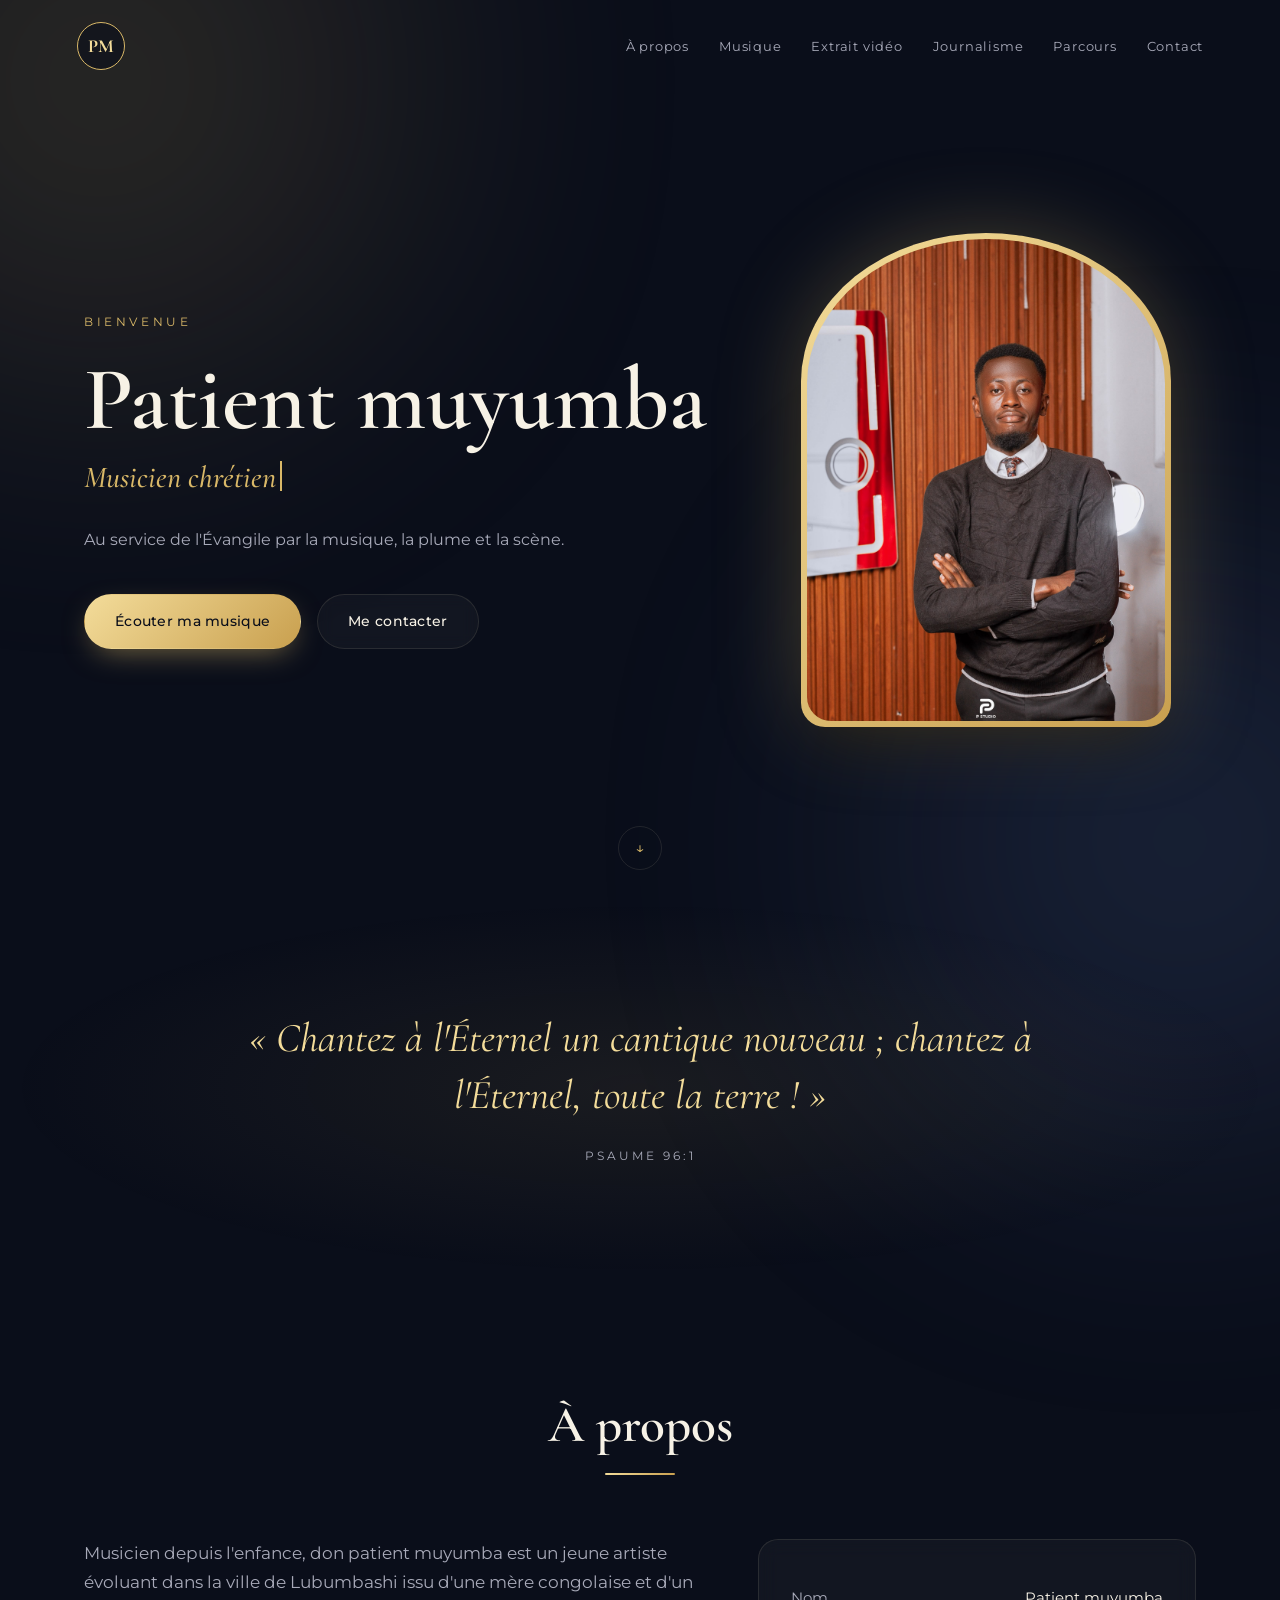
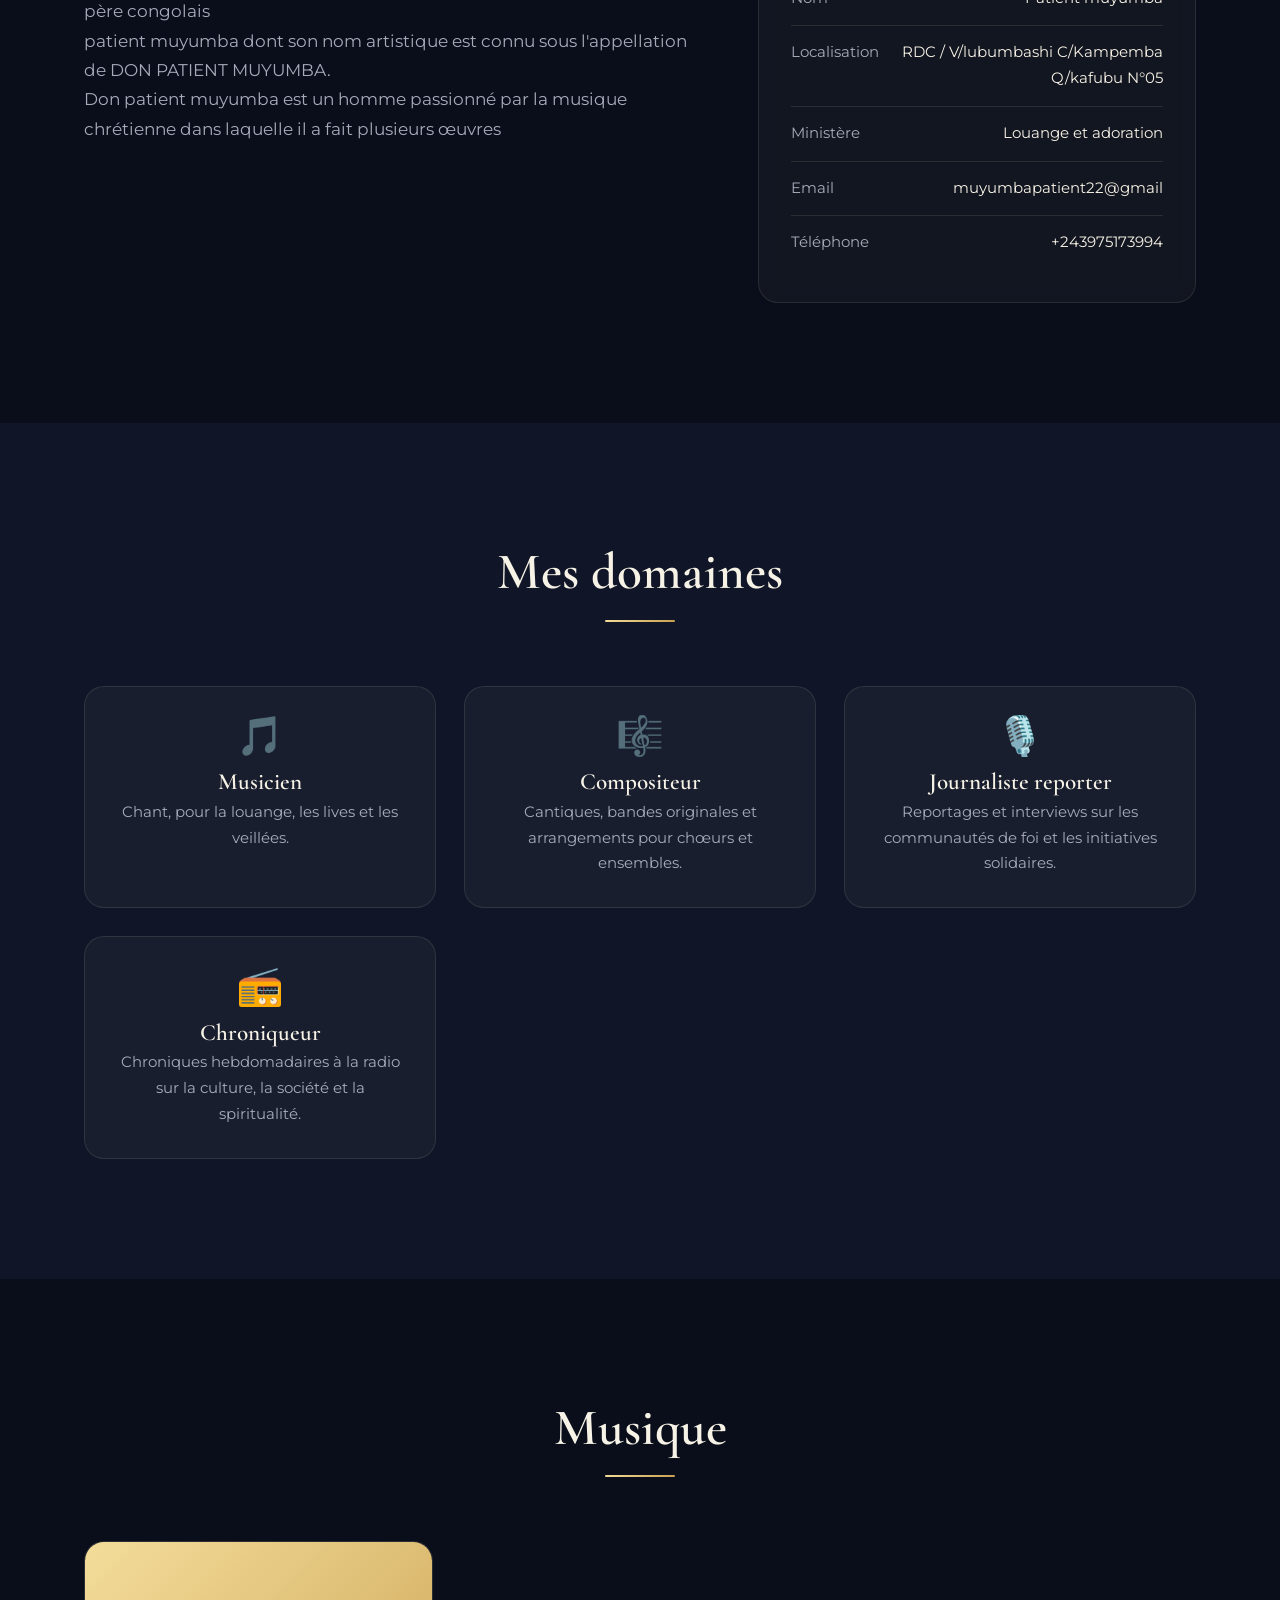
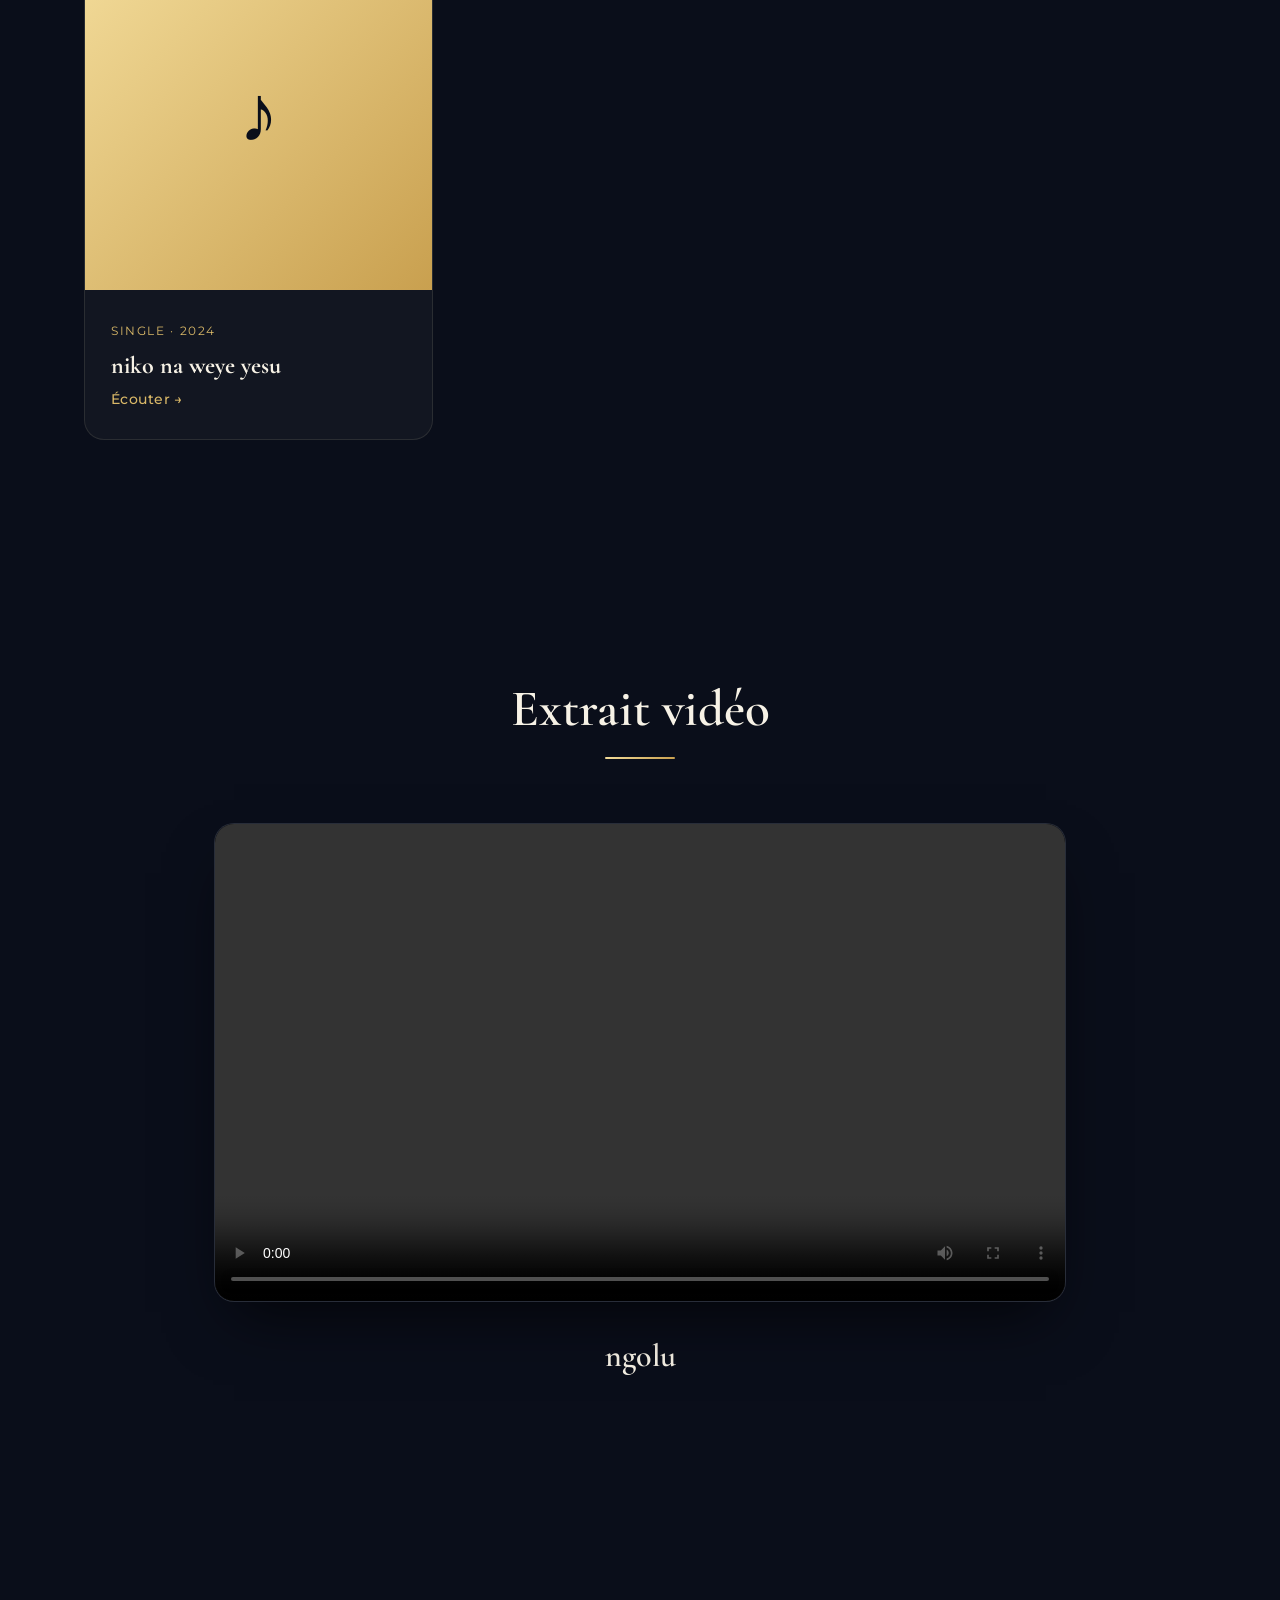
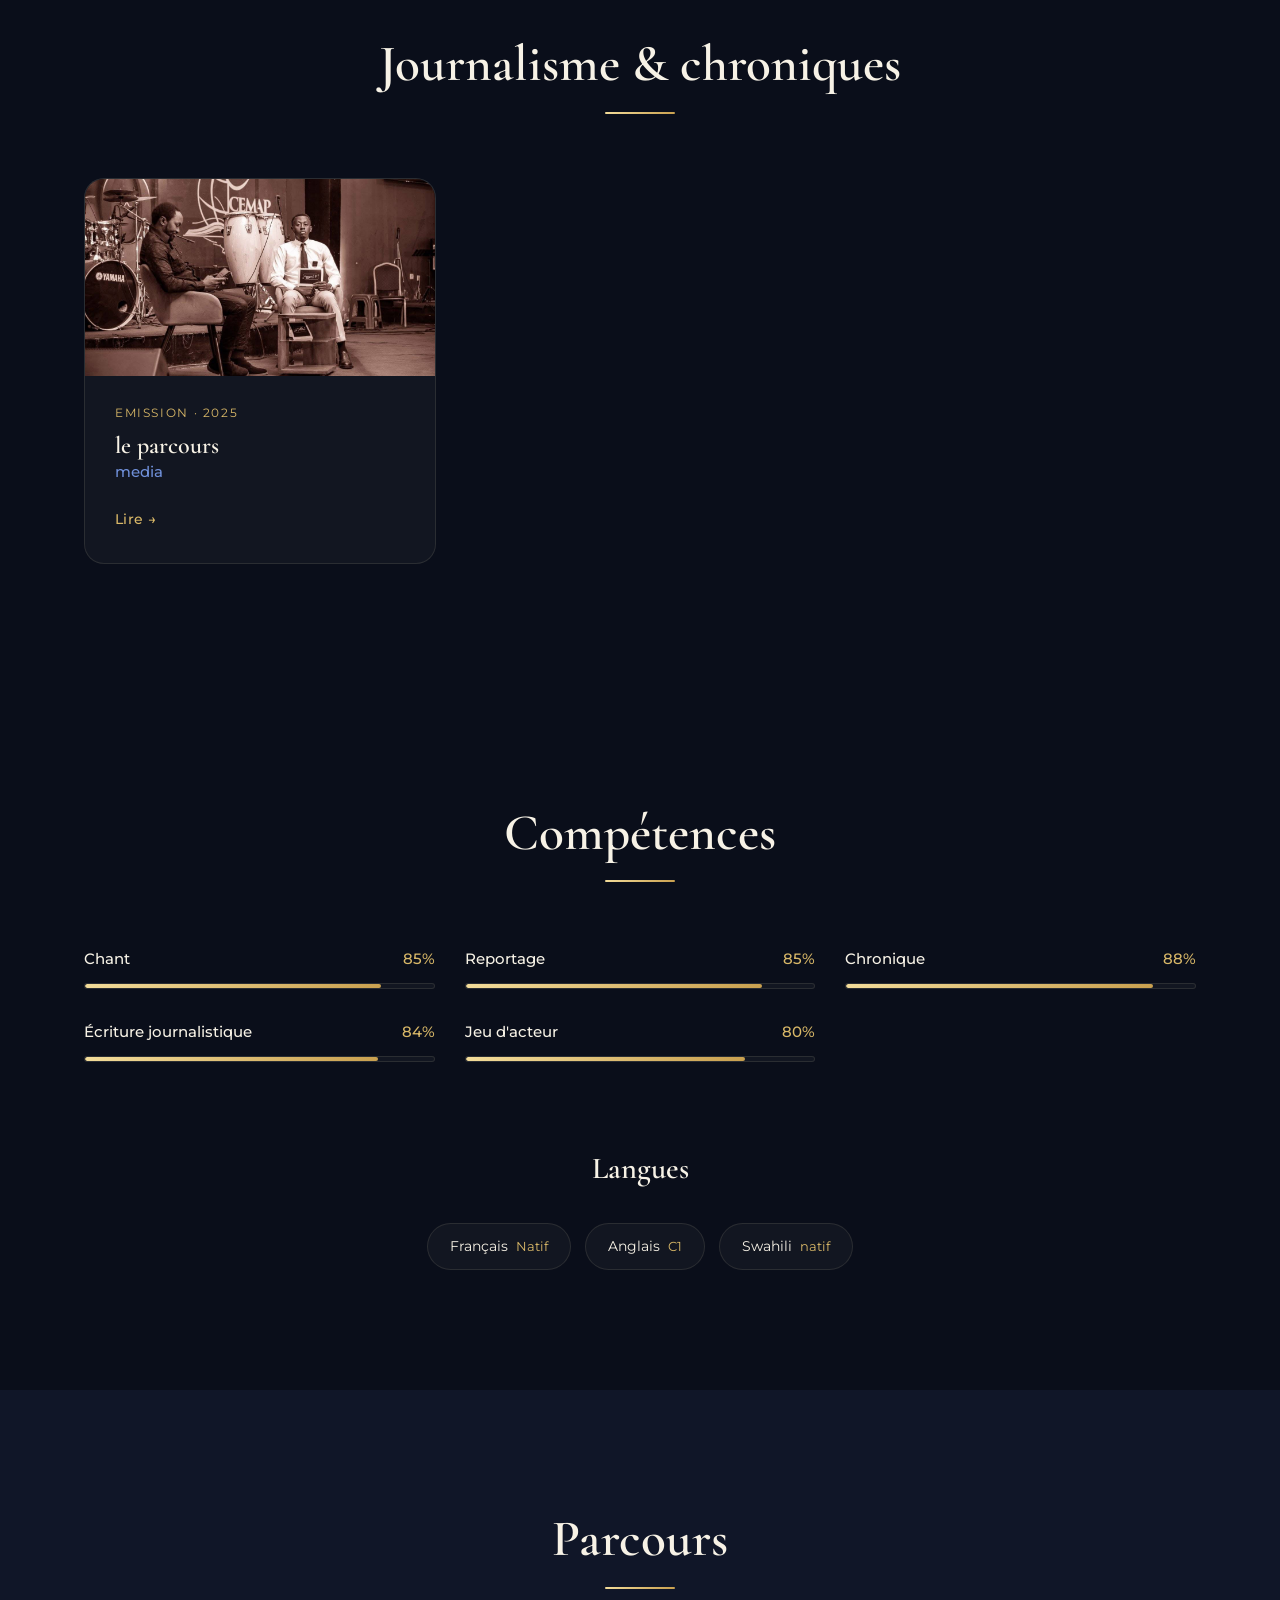
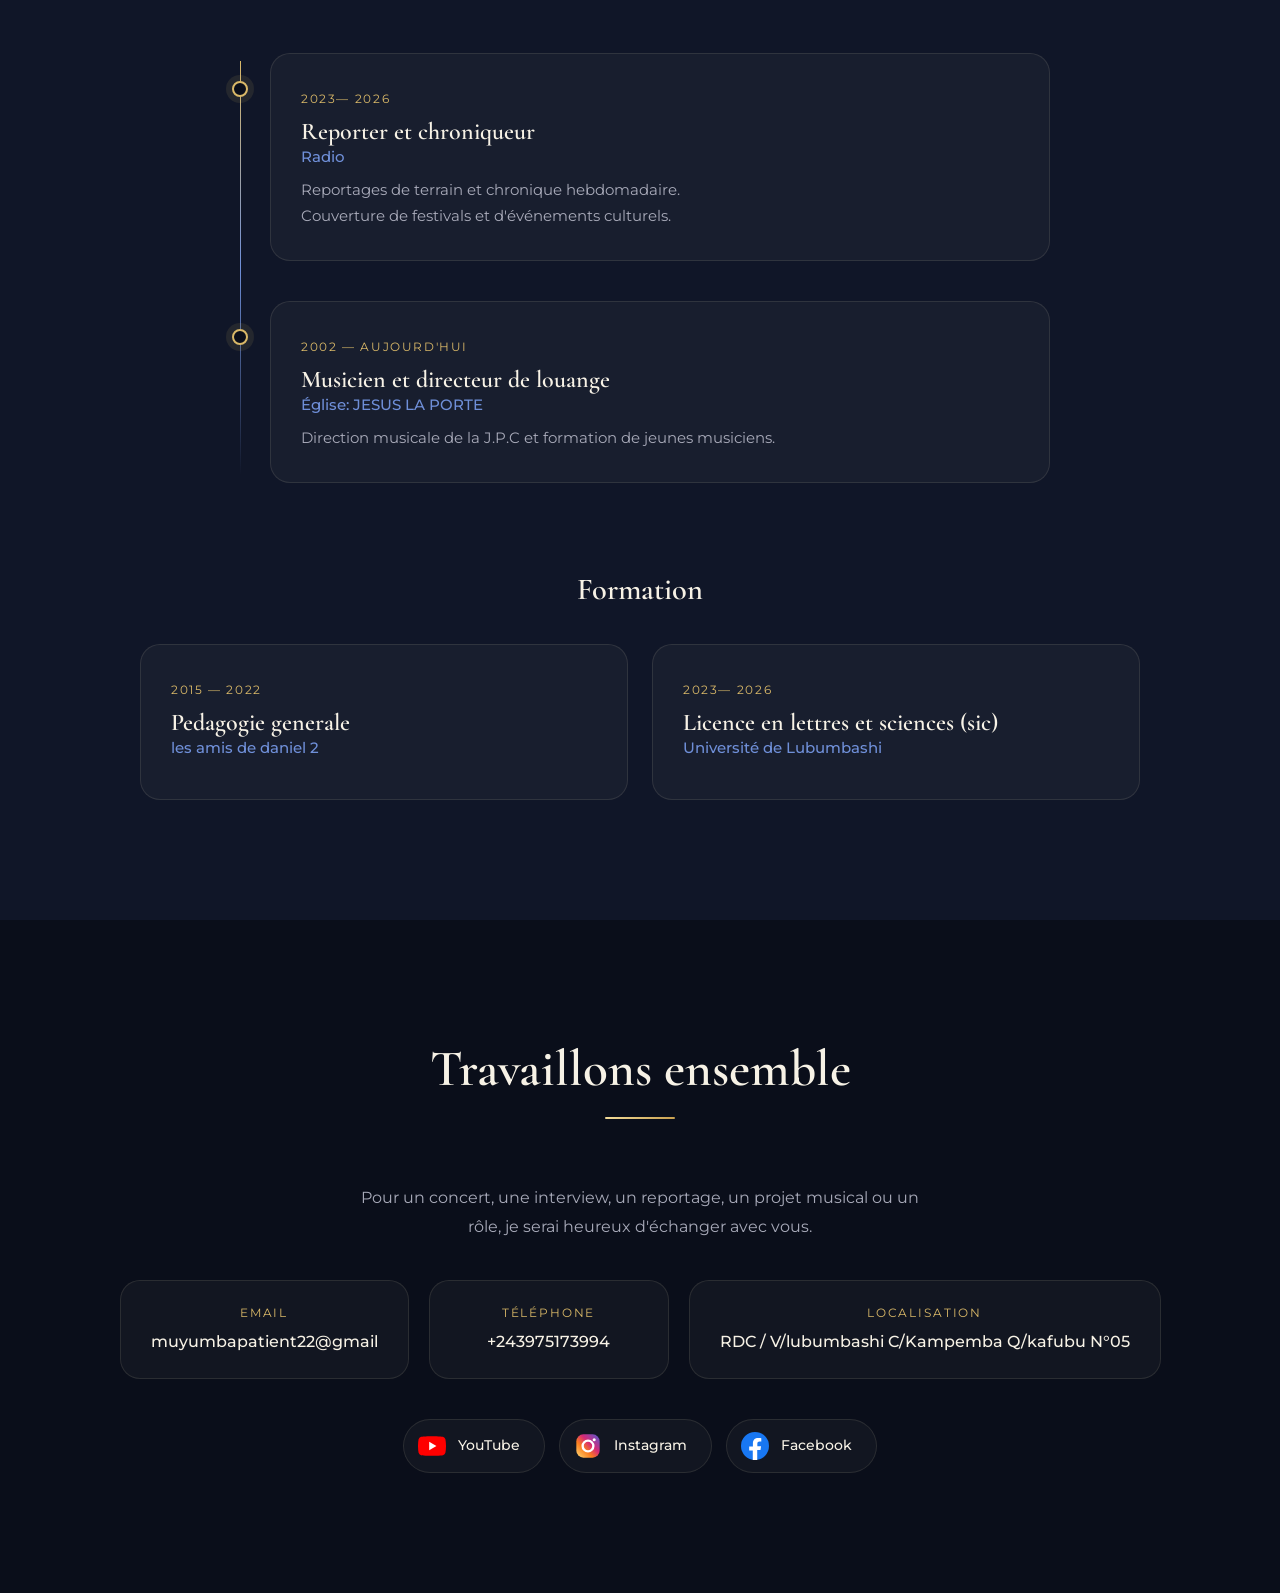
<file: index.html>
<!DOCTYPE html>
<html lang="fr">
<head>
  <meta charset="UTF-8">
  <meta name="viewport" content="width=device-width, initial-scale=1.0">
  <meta name="description" content="Portfolio : musicien, compositeur, journaliste, chroniqueur et comédien">
  <title>Portfolio</title>
  <link rel="preconnect" href="https://fonts.googleapis.com">
  <link rel="preconnect" href="https://fonts.gstatic.com" crossorigin>
  <link href="https://fonts.googleapis.com/css2?family=Cormorant+Garamond:ital,wght@0,500;0,600;0,700;1,500;1,600&family=Montserrat:wght@300;400;500;600&display=swap" rel="stylesheet">
  <style>
    /* ===== Extrait vidéo ===== */
.clip-wrap{max-width:900px;margin:0 auto}
.clip-title{font-size:2rem;font-weight:600;text-align:center;margin-top:36px}
.clip-player{
  position:relative;aspect-ratio:16/9;border-radius:var(--radius);overflow:hidden;
  background:var(--bg-2);border:1px solid var(--border);box-shadow:var(--shadow);
}
.clip-player iframe,.clip-player video{
  position:absolute;inset:0;width:100%;height:100%;border:0;background:#000;
}
.clip-desc{text-align:center;color:var(--muted);margin-top:20px;white-space:pre-line}

/* ===== Boutons des réseaux avec logos ===== */
.socials{display:flex;justify-content:center;gap:14px;flex-wrap:wrap}
.social{
  display:inline-flex;align-items:center;gap:12px;
  padding:12px 24px 12px 14px;border-radius:999px;
  border:1px solid var(--border);background:var(--surface);
  font-size:.9rem;font-weight:500;color:var(--text);transition:var(--t);
}
.social-ico{width:28px;height:28px;display:grid;place-items:center;flex-shrink:0}
.social-ico svg{width:100%;height:100%;display:block}
.social:hover{
  transform:translateY(-3px);border-color:var(--gold);
  box-shadow:0 12px 30px -12px rgba(217,184,104,.5);
}
#footerSocials{margin-bottom:22px}

@media (max-width:760px){
  .clip-title{font-size:1.6rem}
}
    [hidden]{display:none!important}
    *{margin:0;padding:0;box-sizing:border-box}

    :root{
      --bg:#0a0e1a;
      --bg-2:#101628;
      --surface:rgba(255,248,230,.035);
      --border:rgba(255,240,200,.1);
      --text:#f7f2e6;
      --muted:#a8aab9;
      --gold:#d9b868;
      --gold-2:#f3dc9a;
      --azure:#6f8fd8;
      --grad:linear-gradient(135deg,#f3dc9a,#c9a04f);
      --radius:20px;
      --shadow:0 30px 60px -20px rgba(0,0,0,.7);
      --t:.35s ease;
    }

    html{scroll-behavior:smooth}
    body{
      font-family:'Montserrat',system-ui,sans-serif;
      background:var(--bg);color:var(--text);
      line-height:1.75;font-weight:400;overflow-x:hidden;
      -webkit-font-smoothing:antialiased;
    }
    h1,h2,h3,h4{font-family:'Cormorant Garamond',serif;font-weight:700;line-height:1.15}
    a{color:inherit;text-decoration:none}
    img{max-width:100%;display:block}

    /* Apparition au scroll */
    .reveal{
      opacity:0;transform:translateY(40px);
      transition:opacity .9s cubic-bezier(.22,1,.36,1),transform .9s cubic-bezier(.22,1,.36,1);
    }
    .reveal.visible{opacity:1;transform:none}

    .container{max-width:1160px;margin:0 auto;padding:0 24px}
    .section{padding:120px 0;position:relative}
    .section.alt{background:var(--bg-2)}
    .section-title{font-size:clamp(2.2rem,4vw,3.2rem);font-weight:600;text-align:center;margin-bottom:64px}
    .section-title::after{
      content:'';display:block;width:70px;height:2px;
      background:var(--grad);margin:18px auto 0;border-radius:99px;
    }
    .sub-title{font-size:1.9rem;font-weight:600;margin:90px 0 36px;text-align:center}
    .muted{color:var(--muted)}

    /* Boutons */
    .btn{
      display:inline-flex;align-items:center;gap:8px;
      padding:14px 30px;border-radius:999px;
      font-weight:500;font-size:.9rem;letter-spacing:.02em;
      border:1px solid transparent;cursor:pointer;transition:var(--t);
    }
    .btn-primary{background:var(--grad);color:#0a0e1a;box-shadow:0 10px 30px -10px rgba(217,184,104,.6)}
    .btn-primary:hover{transform:translateY(-3px);box-shadow:0 16px 40px -10px rgba(217,184,104,.8)}
    .btn-ghost{border-color:var(--border);background:var(--surface);backdrop-filter:blur(8px);color:var(--text)}
    .btn-ghost:hover{border-color:var(--gold);color:var(--gold);transform:translateY(-3px)}

    /* Lumières de fond */
    .glow{
      position:fixed;width:600px;height:600px;border-radius:50%;
      filter:blur(140px);opacity:.16;z-index:-1;pointer-events:none;
      animation:drift 20s ease-in-out infinite alternate;
    }
    .g1{background:var(--gold);top:-220px;left:-200px}
    .g2{background:var(--azure);bottom:-240px;right:-200px;animation-delay:-10s}

    /* Navigation */
    .navbar{
      position:fixed;top:0;left:0;right:0;z-index:100;
      display:flex;justify-content:space-between;align-items:center;
      padding:22px 6%;transition:var(--t);
    }
    .navbar.scrolled{
      background:rgba(10,14,26,.88);backdrop-filter:blur(10px);
      padding:14px 6%;border-bottom:1px solid var(--border);
    }
    .logo{
      width:48px;height:48px;border-radius:50%;
      border:1px solid var(--gold);display:grid;place-items:center;
      font-family:'Cormorant Garamond',serif;font-weight:700;
      color:var(--gold-2);font-size:1.15rem;background:rgba(10,14,26,.6);
    }
    .nav-links{display:flex;gap:30px}
    .nav-links a{font-size:.82rem;letter-spacing:.06em;color:var(--muted);position:relative;transition:color var(--t)}
    .nav-links a::after{
      content:'';position:absolute;left:0;bottom:-6px;width:0;height:1px;
      background:var(--grad);transition:width var(--t);
    }
    .nav-links a:hover,.nav-links a.active{color:var(--text)}
    .nav-links a:hover::after,.nav-links a.active::after{width:100%}

    .burger{
      display:none;background:none;border:0;cursor:pointer;
      width:30px;height:22px;flex-direction:column;justify-content:space-between;
    }
    .burger span{display:block;height:2px;background:var(--text);border-radius:2px;transition:var(--t)}
    .burger.active span:nth-child(1){transform:translateY(10px) rotate(45deg)}
    .burger.active span:nth-child(2){transform:translateY(-10px) rotate(-45deg)}

    /* Accueil */
    .hero{
      min-height:100vh;max-width:1160px;margin:0 auto;
      padding:140px 24px 80px;
      display:grid;grid-template-columns:1.2fr .8fr;align-items:center;gap:60px;position:relative;
    }
    .hero-eyebrow{color:var(--gold);letter-spacing:.3em;text-transform:uppercase;font-size:.75rem;margin-bottom:16px}
    .hero h1{font-size:clamp(3.2rem,7vw,5.8rem);font-weight:600;margin-bottom:10px}
    .hero-titre{
      font-family:'Cormorant Garamond',serif;font-style:italic;font-weight:500;
      font-size:clamp(1.3rem,2.6vw,1.9rem);color:var(--gold);min-height:1.4em;margin-bottom:22px;
    }
    .cursor{
      display:inline-block;width:2px;height:1em;margin-left:4px;
      background:var(--gold);vertical-align:-.15em;animation:blink 1s steps(1) infinite;
    }
    .hero-tagline{color:var(--muted);max-width:520px;margin-bottom:40px;font-size:1.02rem}
    .hero-buttons{display:flex;gap:16px;flex-wrap:wrap}

    .hero-photo{display:flex;justify-content:center}
    .photo-ring{
      width:min(370px,80vw);aspect-ratio:3/4;
      border-radius:50% 50% 24px 24px / 30% 30% 24px 24px;
      padding:6px;background:var(--grad);
      box-shadow:0 0 90px -10px rgba(217,184,104,.35),var(--shadow);
      animation:float 7s ease-in-out infinite;
    }
    .photo-ring img,.photo-initials{width:100%;height:100%;border-radius:inherit;object-fit:cover}
    .photo-initials{
      background:var(--bg-2);display:grid;place-items:center;
      font-family:'Cormorant Garamond',serif;font-size:6rem;color:var(--gold);
    }
    .scroll-down{
      position:absolute;bottom:30px;left:50%;transform:translateX(-50%);
      width:44px;height:44px;border:1px solid var(--border);border-radius:50%;
      display:grid;place-items:center;color:var(--gold);animation:bounce 2s infinite;
    }

    /* Citation */
    .verse{padding:110px 0;text-align:center;background:radial-gradient(ellipse at center,rgba(217,184,104,.08),transparent 70%)}
    .verse-text{
      font-family:'Cormorant Garamond',serif;font-style:italic;
      font-size:clamp(1.7rem,3.2vw,2.6rem);line-height:1.4;
      max-width:820px;margin:0 auto 20px;color:var(--gold-2);
    }
    .verse-ref{letter-spacing:.25em;text-transform:uppercase;font-size:.75rem;color:var(--muted)}

    /* À propos */
    .about-grid{display:grid;grid-template-columns:1.4fr 1fr;gap:60px;align-items:start}
    .about-text{font-size:1.05rem;color:var(--muted);white-space:pre-line}
    .about-infos{
      background:var(--surface);border:1px solid var(--border);
      border-radius:var(--radius);padding:32px;backdrop-filter:blur(10px);
    }
    .info-row{display:flex;justify-content:space-between;gap:16px;padding:14px 0;border-bottom:1px solid var(--border);font-size:.92rem}
    .info-row:last-child{border-bottom:0}
    .info-row span:first-child{color:var(--muted)}
    .info-row span:last-child{text-align:right;word-break:break-word}

    /* Cartes */
    .grid-cards{display:grid;grid-template-columns:repeat(auto-fill,minmax(290px,1fr));gap:28px}
    .card{
      background:var(--surface);border:1px solid var(--border);
      border-radius:var(--radius);padding:30px;transition:var(--t);overflow:hidden;
    }
    .card:hover{border-color:rgba(217,184,104,.4);transform:translateY(-4px)}
    .card h3{font-size:1.5rem;margin:6px 0 4px;font-weight:600}
    .card h4{font-family:'Montserrat',sans-serif;font-weight:500;color:var(--azure);font-size:.92rem;margin-bottom:12px}
    .card p{color:var(--muted);white-space:pre-line;font-size:.92rem}
    .period{display:inline-block;font-size:.72rem;letter-spacing:.14em;text-transform:uppercase;color:var(--gold)}
    .domain{text-align:center}
    .domain .icon{font-size:2.4rem;margin-bottom:14px;line-height:1}
    .domain h3{font-size:1.45rem}
    .media-img{margin:-30px -30px 22px;aspect-ratio:16/9;overflow:hidden}
    .media-img img{width:100%;height:100%;object-fit:cover;transition:transform .6s ease}
    .card:hover .media-img img{transform:scale(1.05)}
    .card .project-link{display:inline-block;margin-top:14px}

    /* Musique */
    .projects-grid{display:grid;grid-template-columns:repeat(auto-fill,minmax(300px,1fr));gap:32px}
    .project-card{background:var(--surface);border:1px solid var(--border);border-radius:var(--radius);overflow:hidden;transition:var(--t)}
    .project-card:hover{transform:translateY(-8px);box-shadow:var(--shadow);border-color:rgba(217,184,104,.35)}
    .project-img{aspect-ratio:1/1;overflow:hidden;background:var(--bg-2)}
    .project-img img{width:100%;height:100%;object-fit:cover;transition:transform .6s ease}
    .project-card:hover .project-img img{transform:scale(1.06)}
    .project-img.placeholder{display:grid;place-items:center;background:var(--grad)}
    .project-img.placeholder span{font-family:'Cormorant Garamond',serif;font-size:5rem;color:#0a0e1a}
    .project-body{padding:26px}
    .project-body h3{font-size:1.5rem;margin:8px 0 6px}
    .project-link{color:var(--gold);font-weight:500;font-size:.88rem;letter-spacing:.03em;transition:letter-spacing var(--t)}
    .project-link:hover{letter-spacing:.08em}
    audio{width:100%;height:44px;margin-top:16px;border-radius:999px;color-scheme:dark}

    /* Extrait vidéo */
    .clip-wrap{max-width:900px;margin:0 auto}
    .clip-title{font-size:2rem;font-weight:600;text-align:center;margin-top:36px}
    .clip-player{
      position:relative;aspect-ratio:16/9;border-radius:var(--radius);overflow:hidden;
      background:var(--bg-2);border:1px solid var(--border);box-shadow:var(--shadow);
    }
    .clip-player iframe,.clip-player video{position:absolute;inset:0;width:100%;height:100%;border:0;background:#000}
    .clip-desc{text-align:center;color:var(--muted);margin-top:20px;white-space:pre-line}

    /* Concerts */
    .concerts-list{max-width:860px;margin:0 auto}
    .concert{
      display:flex;align-items:center;gap:28px;padding:26px 32px;margin-bottom:18px;
      background:var(--surface);border:1px solid var(--border);border-radius:var(--radius);transition:var(--t);
    }
    .concert:hover{border-color:var(--gold);transform:translateX(6px)}
    .concert-date{min-width:160px;font-family:'Cormorant Garamond',serif;font-size:1.5rem;font-weight:600;color:var(--gold)}
    .concert h3{font-size:1.45rem;margin-bottom:2px}
    .concert p{font-size:.92rem}

    /* Compétences */
    .skills-grid{display:grid;grid-template-columns:repeat(auto-fit,minmax(260px,1fr));gap:30px}
    .skill-head{display:flex;justify-content:space-between;margin-bottom:10px;font-weight:500;font-size:.95rem}
    .skill-head span:last-child{color:var(--gold)}
    .skill-bar{height:6px;background:var(--surface);border:1px solid var(--border);border-radius:99px;overflow:hidden}
    .skill-bar span{display:block;height:100%;width:0;background:var(--grad);border-radius:99px;transition:width 1.4s cubic-bezier(.22,1,.36,1) .2s}
    .skill.visible .skill-bar span{width:var(--w)}
    .langues{display:flex;flex-wrap:wrap;justify-content:center;gap:14px}
    .chip{padding:10px 22px;border:1px solid var(--border);border-radius:999px;background:var(--surface);font-size:.9rem}
    .chip small{color:var(--gold);margin-left:8px;font-size:.8rem}

    /* Parcours */
    .timeline{position:relative;max-width:820px;margin:0 auto;padding-left:40px}
    .timeline::before{
      content:'';position:absolute;left:10px;top:8px;bottom:8px;width:1px;
      background:linear-gradient(var(--gold),var(--azure),transparent);
    }
    .timeline-item{position:relative;margin-bottom:40px}
    .timeline-item .dot{
      position:absolute;left:-38px;top:28px;width:16px;height:16px;border-radius:50%;
      background:var(--bg);border:2px solid var(--gold);box-shadow:0 0 0 6px rgba(217,184,104,.1);
    }
    .formations{display:grid;grid-template-columns:repeat(auto-fit,minmax(300px,1fr));gap:24px;max-width:1000px;margin:0 auto}

    /* Témoignages */
    .quotes{display:grid;grid-template-columns:repeat(auto-fit,minmax(300px,1fr));gap:28px}
    .quote{position:relative;padding:44px 34px 30px;background:var(--surface);border:1px solid var(--border);border-radius:var(--radius)}
    .quote::before{
      content:'“';position:absolute;top:-6px;left:26px;
      font-family:'Cormorant Garamond',serif;font-size:5.5rem;line-height:1;color:var(--gold);opacity:.6;
    }
    .quote p{font-family:'Cormorant Garamond',serif;font-style:italic;font-size:1.2rem;line-height:1.5;margin-bottom:16px}
    .quote span{color:var(--gold);font-size:.78rem;letter-spacing:.14em;text-transform:uppercase}

    /* Contact et réseaux */
    .contact{text-align:center}
    .contact-text{color:var(--muted);max-width:580px;margin:0 auto 40px;font-size:1.02rem}
    .contact-links{display:flex;justify-content:center;gap:20px;flex-wrap:wrap;margin-bottom:40px}
    .contact-item{
      background:var(--surface);border:1px solid var(--border);border-radius:var(--radius);
      padding:22px 30px;min-width:240px;transition:var(--t);
    }
    .contact-item:hover{border-color:var(--gold);transform:translateY(-4px)}
    .ci-label{display:block;font-size:.72rem;text-transform:uppercase;letter-spacing:.16em;color:var(--gold);margin-bottom:4px}
    .contact-item a,.contact-item .val{font-weight:500;word-break:break-word}

    .socials{display:flex;justify-content:center;gap:14px;flex-wrap:wrap}
    .social{
      display:inline-flex;align-items:center;gap:12px;
      padding:12px 24px 12px 14px;border-radius:999px;
      border:1px solid var(--border);background:var(--surface);
      font-size:.9rem;font-weight:500;color:var(--text);transition:var(--t);
    }
    .social-ico{width:28px;height:28px;display:grid;place-items:center;flex-shrink:0}
    .social-ico svg{width:100%;height:100%;display:block}
    .social-website .social-ico{color:var(--gold)}
    .social:hover{transform:translateY(-3px);border-color:var(--gold);box-shadow:0 12px 30px -12px rgba(217,184,104,.5)}

    .footer{text-align:center;padding:40px 24px;border-top:1px solid var(--border);color:var(--muted);font-size:.84rem}
    #footerSocials{margin-bottom:22px}

    /* Bouton d'accès à l'éditeur */
    .edit-fab{
      position:fixed;bottom:24px;right:24px;z-index:150;
      display:inline-flex;align-items:center;gap:8px;
      padding:12px 20px;border-radius:999px;
      background:var(--grad);color:#0a0e1a;
      font-size:.85rem;font-weight:600;letter-spacing:.02em;
      box-shadow:0 10px 30px -10px rgba(217,184,104,.6);transition:var(--t);
    }
    .edit-fab:hover{transform:translateY(-3px)}

    /* Animations */
    @keyframes float{0%,100%{transform:translateY(0)}50%{transform:translateY(-14px)}}
    @keyframes drift{to{transform:translate(120px,80px) scale(1.15)}}
    @keyframes bounce{0%,100%{transform:translate(-50%,0)}50%{transform:translate(-50%,8px)}}
    @keyframes blink{50%{opacity:0}}

    /* Responsive */
    @media (max-width:900px){
      .hero{grid-template-columns:1fr;text-align:center;padding-top:120px;gap:40px}
      .hero-tagline{margin-left:auto;margin-right:auto}
      .hero-buttons{justify-content:center}
      .about-grid{grid-template-columns:1fr}
      .scroll-down{display:none}
    }
    @media (max-width:760px){
      .burger{display:flex}
      .nav-links{
        position:fixed;inset:0;background:rgba(10,14,26,.97);
        flex-direction:column;justify-content:center;align-items:center;gap:36px;
        transform:translateX(100%);transition:transform .5s ease;
      }
      .nav-links.open{transform:none}
      .nav-links a{font-size:1.3rem;color:var(--text)}
      .section{padding:90px 0}
      .timeline{padding-left:30px}
      .timeline::before{left:8px}
      .timeline-item .dot{left:-30px}
      .about-infos{padding:24px}
      .card{padding:24px}
      .media-img{margin:-24px -24px 20px}
      .concert{flex-direction:column;align-items:flex-start;gap:8px;padding:24px}
      .concert-date{min-width:0}
      .clip-title{font-size:1.6rem}
    }
    @media (prefers-reduced-motion:reduce){
      *{animation:none!important;transition:none!important}
      .reveal{opacity:1;transform:none}
    }
  </style>
</head>
<body>

  <div class="glow g1"></div>
  <div class="glow g2"></div>

  <!-- Navigation -->
  <header class="navbar" id="navbar">
    <a href="#accueil" class="logo" id="logo"></a>
    <nav class="nav-links" id="navLinks">
      <a href="#apropos">À propos</a>
      <a href="#musique">Musique</a>
      <a href="#clip" hidden>Extrait vidéo</a>
      <a href="#concerts">Concerts</a>
      <a href="#medias">Journalisme</a>
      <a href="#roles">Cinéma &amp; Théâtre</a>
      <a href="#parcours">Parcours</a>
      <a href="#contact">Contact</a>
    </nav>
    <button class="burger" id="burger" aria-label="Ouvrir le menu"><span></span><span></span></button>
  </header>

  <!-- Accueil -->
  <section class="hero" id="accueil">
    <div class="hero-content reveal">
      <p class="hero-eyebrow">Bienvenue</p>
      <h1 id="heroNom"></h1>
      <h2 class="hero-titre"><span id="heroTitre"></span><span class="cursor"></span></h2>
      <p class="hero-tagline" id="heroTagline"></p>
      <div class="hero-buttons">
        <a href="#musique" class="btn btn-primary">Écouter ma musique</a>
              <a href="#clip" hidden>Extrait vidéo</a>
        <a href="#contact" class="btn btn-ghost">Me contacter</a>
        <a id="cvBtn" class="btn btn-ghost" download hidden>Télécharger mon CV</a>
      </div>
    </div>
    <div class="hero-photo reveal" id="heroPhoto"></div>
    <a href="#citation" class="scroll-down" aria-label="Défiler">↓</a>
  </section>

  <!-- Citation -->
  <section class="verse" id="citation" hidden>
    <div class="container reveal">
      <p class="verse-text" id="verseText"></p>
      <p class="verse-ref" id="verseRef"></p>
    </div>
  </section>

  <!-- À propos -->
  <section class="section" id="apropos">
    <div class="container">
      <h2 class="section-title reveal">À propos</h2>
      <div class="about-grid">
        <p class="about-text reveal" id="aboutText"></p>
        <div class="about-infos reveal" id="aboutInfos"></div>
      </div>
    </div>
  </section>

  <!-- Domaines -->
  <section class="section alt" id="domaines" hidden>
    <div class="container">
      <h2 class="section-title reveal">Mes domaines</h2>
      <div class="grid-cards" id="domainesGrid"></div>
    </div>
  </section>

  <!-- Musique -->
  <section class="section" id="musique" hidden>
    <div class="container">
      <h2 class="section-title reveal">Musique</h2>
      <div class="projects-grid" id="albumsGrid"></div>
    </div>
  </section>

  <!-- Extrait vidéo -->
  <section class="section" id="clip" hidden>
    <div class="container clip-wrap">
      <h2 class="section-title reveal">Extrait vidéo</h2>
      <div class="clip-player reveal" id="clipPlayer"></div>
      <h3 class="clip-title reveal" id="clipTitre"></h3>
      <p class="clip-desc reveal" id="clipDesc"></p>
    </div>
  </section>

    <!-- Extrait vidéo -->
  <section class="section" id="clip" hidden>
    <div class="container clip-wrap">
      <h2 class="section-title reveal">Extrait vidéo</h2>
      <div class="clip-player reveal" id="clipPlayer"></div>
      <h3 class="clip-title reveal" id="clipTitre"></h3>
      <p class="clip-desc reveal" id="clipDesc"></p>
    </div>
  </section>
  <!-- Concerts -->
  <section class="section alt" id="concerts" hidden>
    <div class="container">
      <h2 class="section-title reveal">Concerts &amp; événements</h2>
      <div class="concerts-list" id="concertsList"></div>
    </div>
  </section>

  <!-- Journalisme -->
  <section class="section" id="medias" hidden>
    <div class="container">
      <h2 class="section-title reveal">Journalisme &amp; chroniques</h2>
      <div class="grid-cards" id="mediasGrid"></div>
    </div>
  </section>

  <!-- Cinéma & théâtre -->
  <section class="section alt" id="roles" hidden>
    <div class="container">
      <h2 class="section-title reveal">Cinéma &amp; théâtre</h2>
      <div class="grid-cards" id="rolesGrid"></div>
    </div>
  </section>

  <!-- Compétences -->
  <section class="section" id="competences" hidden>
    <div class="container">
      <h2 class="section-title reveal">Compétences</h2>
      <div class="skills-grid" id="skillsGrid"></div>
      <h3 class="sub-title reveal" id="langTitle">Langues</h3>
      <div class="langues" id="langList"></div>
    </div>
  </section>

  <!-- Parcours -->
  <section class="section alt" id="parcours" hidden>
    <div class="container">
      <h2 class="section-title reveal">Parcours</h2>
      <div class="timeline" id="expTimeline"></div>
      <h3 class="sub-title reveal" id="formTitle">Formation</h3>
      <div class="formations" id="formList"></div>
    </div>
  </section>

  <!-- Témoignages -->
  <section class="section" id="temoignages" hidden>
    <div class="container">
      <h2 class="section-title reveal">Ils en parlent</h2>
      <div class="quotes" id="quotesGrid"></div>
    </div>
  </section>

  <!-- Contact -->
  <section class="section contact" id="contact">
    <div class="container">
      <h2 class="section-title reveal">Travaillons ensemble</h2>
      <p class="contact-text reveal">Pour un concert, une interview, un reportage, un projet musical ou un rôle, je serai heureux d'échanger avec vous.</p>
      <div class="contact-links reveal" id="contactLinks"></div>
      <div class="socials reveal" id="socialLinks"></div>
    </div>
  </section>

  <script src="datas.js"></script>
  <script>
        /* ===== Utilitaires ===== */
    const $ = id => document.getElementById(id);
    const put = (id, html) => { const el = $(id); if (el) el.innerHTML = html; };
    const txt = (id, t) => { const el = $(id); if (el) el.textContent = t; };
    const setHidden = (id, h) => { const el = $(id); if (el) el.hidden = h; };
    const esc = s => (s == null ? '' : String(s)).replace(/[&<>"']/g, c =>
      ({ '&': '&amp;', '<': '&lt;', '>': '&gt;', '"': '&quot;', "'": '&#39;' })[c]);
    const pct = v => Math.min(100, Math.max(0, parseInt(v, 10) || 0));
    const initialesDe = nom => (nom || 'P').split(/\s+/).filter(Boolean)
      .map(w => w[0]).slice(0, 2).join('').toUpperCase();
    const lienComplet = u => /^(https?:\/\/|mailto:|tel:)/i.test(u) ? u : 'https://' + u;
    const KEY = 'portfolio-draft-musicien';

    /* ===== Démarrage ===== */
    document.addEventListener('DOMContentLoaded', () => {
      try {
        renderAll(getData());
      } catch (e) {
        console.error('Erreur d\'affichage :', e);
      }
      initNav();
      initReveal();
      initPlayers();
    });

    // Avec ?preview=1, affiche le brouillon de l'éditeur
    function getData() {
      if (new URLSearchParams(location.search).has('preview')) {
        try {
          const draft = localStorage.getItem(KEY);
          if (draft) return JSON.parse(draft);
        } catch (e) { console.warn('Brouillon illisible', e); }
      }
      return typeof PORTFOLIO_DATA !== 'undefined' ? PORTFOLIO_DATA : {};
    }

    // Affiche ou masque une section et son lien de menu
    function show(id, visible) {
      setHidden(id, !visible);
      document.querySelectorAll(`.nav-links a[href="#${id}"]`).forEach(a => a.hidden = !visible);
    }

    const periodeTag = (type, extra) =>
      `<span class="period">${esc(type)}${extra ? ' · ' + esc(extra) : ''}</span>`;

    /* ===== Logos des réseaux ===== */
    const ICONES = {
      youtube: `<svg viewBox="0 0 24 24" aria-hidden="true"><path fill="#FF0000" d="M23.5 6.2a3 3 0 0 0-2.1-2.1C19.5 3.6 12 3.6 12 3.6s-7.5 0-9.4.5A3 3 0 0 0 .5 6.2 31 31 0 0 0 0 12a31 31 0 0 0 .5 5.8 3 3 0 0 0 2.1 2.1c1.9.5 9.4.5 9.4.5s7.5 0 9.4-.5a3 3 0 0 0 2.1-2.1A31 31 0 0 0 24 12a31 31 0 0 0-.5-5.8z"/><path fill="#fff" d="M9.6 15.6V8.4L15.8 12z"/></svg>`,
      instagram: `<svg viewBox="0 0 24 24" aria-hidden="true"><defs><linearGradient id="igGrad" x1="0" y1="1" x2="1" y2="0"><stop offset="0" stop-color="#feda75"/><stop offset=".35" stop-color="#fa7e1e"/><stop offset=".6" stop-color="#d62976"/><stop offset="1" stop-color="#4f5bd5"/></linearGradient></defs><rect x="2" y="2" width="20" height="20" rx="6" fill="url(#igGrad)"/><circle cx="12" cy="12" r="4.6" fill="none" stroke="#fff" stroke-width="2"/><circle cx="17.3" cy="6.7" r="1.3" fill="#fff"/></svg>`,
      facebook: `<svg viewBox="0 0 24 24" aria-hidden="true"><circle cx="12" cy="12" r="12" fill="#1877F2"/><path fill="#fff" d="M16.7 15.5l.5-3.3h-3.2V10c0-.9.4-1.8 1.9-1.8h1.5V5.4s-1.4-.2-2.7-.2c-2.7 0-4.5 1.6-4.5 4.6v2.7H7v3.3h3.1V24h3.8v-8.5z"/></svg>`,
      spotify: `<svg viewBox="0 0 24 24" aria-hidden="true"><circle cx="12" cy="12" r="12" fill="#1DB954"/><g fill="none" stroke="#0a0e1a" stroke-width="2" stroke-linecap="round"><path d="M5.5 9.5c4-1.3 9.5-1 13 1"/><path d="M6.5 13c3.5-1 8-.7 11 1"/><path d="M7.5 16.2c2.8-.8 6-.5 8.5.9"/></g></svg>`,
      website: `<svg viewBox="0 0 24 24" aria-hidden="true" fill="none" stroke="currentColor" stroke-width="1.6"><circle cx="12" cy="12" r="9"/><ellipse cx="12" cy="12" rx="4" ry="9"/><path d="M3 12h18"/></svg>`
    };

    const RESEAUX = [
      ['youtube', 'YouTube'],
      ['instagram', 'Instagram'],
      ['facebook', 'Facebook'],
      ['spotify', 'Spotify'],
      ['website', 'Site web']
    ];

        // Domaines acceptés pour chaque réseau
    const DOMAINES = {
      youtube: ['youtube.com', 'youtu.be'],
      instagram: ['instagram.com'],
      facebook: ['facebook.com', 'fb.com'],
      spotify: ['spotify.com']
    };

    // Retourne une adresse valide pour ce réseau, sinon une chaîne vide
    function lienReseau(k, u) {
      u = String(u || '').trim();
      if (!u || /\s/.test(u)) return '';
      if (!/^https?:\/\//i.test(u)) u = 'https://' + u;
      try {
        const host = new URL(u).hostname.replace(/^www\./, '').toLowerCase();
        if (k === 'website') return u;
        const ok = (DOMAINES[k] || []).some(d => host === d || host.endsWith('.' + d));
        return ok ? u : '';
      } catch (e) {
        return '';
      }
    }

    function renderSocials(soc) {
      const html = RESEAUX
        .map(([k, label]) => [k, label, lienReseau(k, soc[k])])
        .filter(([, , url]) => url)
        .map(([k, label, url]) => `
          <a class="social social-${k}" href="${esc(url)}" target="_blank" rel="noopener noreferrer" title="${label}">
            <span class="social-ico">${ICONES[k]}</span>
            <span>${label}</span>
          </a>`).join('');
      put('socialLinks', html);
      put('footerSocials', html);
    }

    /* ===== Extrait vidéo ===== */
    function youtubeId(url = '') {
      const m = url.match(/(?:youtu\.be\/|youtube\.com\/(?:watch\?v=|embed\/|shorts\/))([\w-]{11})/);
      return m ? m[1] : '';
    }

    function renderClip(c) {
      const ok = !!c.video;
      show('clip', ok);
      if (!ok) { put('clipPlayer', ''); return; }
      const yt = youtubeId(c.video);
      put('clipPlayer', yt
        ? `<iframe src="https://www.youtube-nocookie.com/embed/${yt}" title="${esc(c.titre || 'Extrait vidéo')}" allow="accelerometer; encrypted-media; gyroscope; picture-in-picture" allowfullscreen loading="lazy"></iframe>`
        : `<video controls playsinline preload="metadata" ${c.poster ? `poster="${esc(c.poster)}"` : ''} src="${esc(c.video)}"></video>`);
      txt('clipTitre', c.titre || '');
      setHidden('clipTitre', !c.titre);
      txt('clipDesc', c.description || '');
    }

    /* ===== Rendu du contenu ===== */
    function renderAll(data) {
      const d = data || {};
      const p = d.personal || {};
      const initiales = initialesDe(p.nom);

      document.title = `${p.nom || 'Portfolio'}${p.titre ? ' — ' + p.titre.split('|')[0].trim() : ''}`;
      txt('logo', initiales);

      // Accueil
      txt('heroNom', p.nom || '');
      txt('heroTagline', p.tagline || '');
      const roles = (p.titre || '').split('|').map(s => s.trim()).filter(Boolean);
      const heroTitre = $('heroTitre');
      if (heroTitre) typeRoles(roles, heroTitre);

      const cv = $('cvBtn');
      if (cv) { cv.hidden = !p.cv; if (p.cv) cv.href = p.cv; }

      put('heroPhoto', `
        <div class="photo-ring">
          ${p.photo
            ? `<img src="${esc(p.photo)}" alt="${esc(p.nom)}">`
            : `<div class="photo-initials">${esc(initiales)}</div>`}
        </div>`);

      // Citation
      const cit = d.citation || {};
      show('citation', !!cit.texte);
      txt('verseText', cit.texte ? `« ${cit.texte} »` : '');
      txt('verseRef', cit.reference || '');

      // À propos
      txt('aboutText', d.about || '');
      put('aboutInfos', [
        ['Nom', p.nom], ['Localisation', p.localisation], ['Ministère', p.ministere],
        ['Email', p.email], ['Téléphone', p.telephone]
      ].filter(([, v]) => v)
       .map(([k, v]) => `<div class="info-row"><span>${k}</span><span>${esc(v)}</span></div>`)
       .join(''));

      // Domaines
      const dom = d.domaines || [];
      show('domaines', dom.length > 0);
      put('domainesGrid', dom.map(x => `
        <article class="card domain reveal">
          <div class="icon">${esc(x.icone || '✦')}</div>
          <h3>${esc(x.titre)}</h3>
          <p>${esc(x.description)}</p>
        </article>`).join(''));

      // Musique
      const albums = d.albums || [];
      show('musique', albums.length > 0);
      put('albumsGrid', albums.map(a => `
        <article class="project-card reveal">
          ${a.pochette
            ? `<div class="project-img"><img src="${esc(a.pochette)}" alt="${esc(a.titre)}" loading="lazy"></div>`
            : `<div class="project-img placeholder"><span>♪</span></div>`}
          <div class="project-body">
            ${periodeTag(a.type, a.annee)}
            <h3>${esc(a.titre)}</h3>
            ${a.audio ? `<audio controls preload="none" src="${esc(a.audio)}"></audio>` : ''}
            ${a.lien ? `<a class="project-link" href="${esc(lienComplet(a.lien))}" target="_blank" rel="noopener">Écouter →</a>` : ''}
          </div>
        </article>`).join(''));

      // Extrait vidéo
      renderClip(d.clip || {});

      // Concerts
      const concerts = d.concerts || [];
      show('concerts', concerts.length > 0);
      put('concertsList', concerts.map(x => `
        <article class="concert reveal">
          <div class="concert-date">${esc(x.date)}</div>
          <div>
            <h3>${esc(x.evenement)}</h3>
            <p class="muted">${esc(x.lieu)}</p>
          </div>
        </article>`).join(''));

      // Journalisme
      const medias = d.medias || [];
      show('medias', medias.length > 0);
      put('mediasGrid', medias.map(m => `
        <article class="card reveal">
          ${m.image ? `<div class="media-img"><img src="${esc(m.image)}" alt="${esc(m.titre)}" loading="lazy"></div>` : ''}
          ${periodeTag(m.type, m.date)}
          <h3>${esc(m.titre)}</h3>
          <h4>${esc(m.media)}</h4>
          ${m.lien ? `<a class="project-link" href="${esc(lienComplet(m.lien))}" target="_blank" rel="noopener">Lire →</a>` : ''}
        </article>`).join(''));

      // Cinéma & théâtre
      const roles2 = d.roles || [];
      show('roles', roles2.length > 0);
      put('rolesGrid', roles2.map(r => `
        <article class="card reveal">
          ${periodeTag(r.type, r.annee)}
          <h3>${esc(r.titre)}</h3>
          <h4>${esc(r.production)}</h4>
          ${r.lien ? `<a class="project-link" href="${esc(lienComplet(r.lien))}" target="_blank" rel="noopener">Voir →</a>` : ''}
        </article>`).join(''));

      // Compétences et langues
      const skills = d.skills || [];
      const langues = d.langues || [];
      show('competences', skills.length > 0 || langues.length > 0);
      put('skillsGrid', skills.map(s => {
        const n = pct(s.niveau);
        return `
          <div class="skill reveal">
            <div class="skill-head"><span>${esc(s.nom)}</span><span>${n}%</span></div>
            <div class="skill-bar"><span style="--w:${n}%"></span></div>
          </div>`;
      }).join(''));
      setHidden('langTitle', langues.length === 0);
      put('langList', langues.map(l =>
        `<span class="chip">${esc(l.nom)}${l.niveau ? `<small>${esc(l.niveau)}</small>` : ''}</span>`
      ).join(''));

      // Parcours
      const exp = d.experiences || [];
      const form = d.formations || [];
      show('parcours', exp.length > 0 || form.length > 0);
      put('expTimeline', exp.map(x => `
        <article class="timeline-item reveal">
          <span class="dot"></span>
          <div class="card">
            <span class="period">${esc(x.periode)}</span>
            <h3>${esc(x.poste)}</h3>
            <h4>${esc(x.entreprise)}</h4>
            <p>${esc(x.description)}</p>
          </div>
        </article>`).join(''));
      setHidden('formTitle', form.length === 0);
      put('formList', form.map(f => `
        <article class="card reveal">
          <span class="period">${esc(f.periode)}</span>
          <h3>${esc(f.diplome)}</h3>
          <h4>${esc(f.etablissement)}</h4>
        </article>`).join(''));

      // Témoignages
      const temoins = d.temoignages || [];
      show('temoignages', temoins.length > 0);
      put('quotesGrid', temoins.map(t => `
        <article class="quote reveal">
          <p>${esc(t.texte)}</p>
          <span>${esc(t.auteur)}</span>
        </article>`).join(''));

      // Contact
      put('contactLinks', [
        p.email && `<div class="contact-item"><span class="ci-label">Email</span><a href="mailto:${esc(p.email)}">${esc(p.email)}</a></div>`,
        p.telephone && `<div class="contact-item"><span class="ci-label">Téléphone</span><a href="tel:${esc(p.telephone)}">${esc(p.telephone)}</a></div>`,
        p.localisation && `<div class="contact-item"><span class="ci-label">Localisation</span><span class="val">${esc(p.localisation)}</span></div>`
      ].filter(Boolean).join(''));

      // Réseaux
      renderSocials(d.socials || {});

      txt('footerText', `© ${new Date().getFullYear()} ${p.nom || ''}. Tous droits réservés.`);
    }

    /* ===== Effet machine à écrire ===== */
    function typeRoles(roles, el) {
      if (!roles.length) return;
      let i = 0, j = 0, deleting = false;
      (function tick() {
        const word = roles[i % roles.length];
        el.textContent = word.slice(0, j);
        if (!deleting && j < word.length) { j++; setTimeout(tick, 90); }
        else if (!deleting) { deleting = true; setTimeout(tick, 1600); }
        else if (j > 0) { j--; setTimeout(tick, 40); }
        else { deleting = false; i++; setTimeout(tick, 300); }
      })();
    }

    /* ===== Navigation ===== */
    function initNav() {
      const navbar = $('navbar'), links = $('navLinks'), burger = $('burger');
      if (!navbar || !links || !burger) return;
      const liens = links.querySelectorAll('a');

      window.addEventListener('scroll', () => {
        navbar.classList.toggle('scrolled', window.scrollY > 50);
      }, { passive: true });

      burger.addEventListener('click', () => {
        links.classList.toggle('open');
        burger.classList.toggle('active');
      });
      liens.forEach(a => a.addEventListener('click', () => {
        links.classList.remove('open');
        burger.classList.remove('active');
      }));

      const io = new IntersectionObserver(entries => {
        entries.forEach(e => {
          if (e.isIntersecting) {
            liens.forEach(a => a.classList.toggle('active', a.getAttribute('href') === '#' + e.target.id));
          }
        });
      }, { rootMargin: '-45% 0px -50% 0px' });
      document.querySelectorAll('section[id]').forEach(s => io.observe(s));
    }

    /* ===== Apparition au scroll ===== */
    function initReveal() {
      const io = new IntersectionObserver(entries => {
        entries.forEach(e => {
          if (e.isIntersecting) {
            e.target.classList.add('visible');
            io.unobserve(e.target);
          }
        });
      }, { threshold: 0.12 });
      document.querySelectorAll('.reveal').forEach(el => io.observe(el));
    }

    /* ===== Un seul extrait audio à la fois ===== */
    function initPlayers() {
      const audios = document.querySelectorAll('audio');
      audios.forEach(a => a.addEventListener('play', () =>
        audios.forEach(o => { if (o !== a) o.pause(); })
      ));
    }
  </script>
</body>
</html>
</file>
